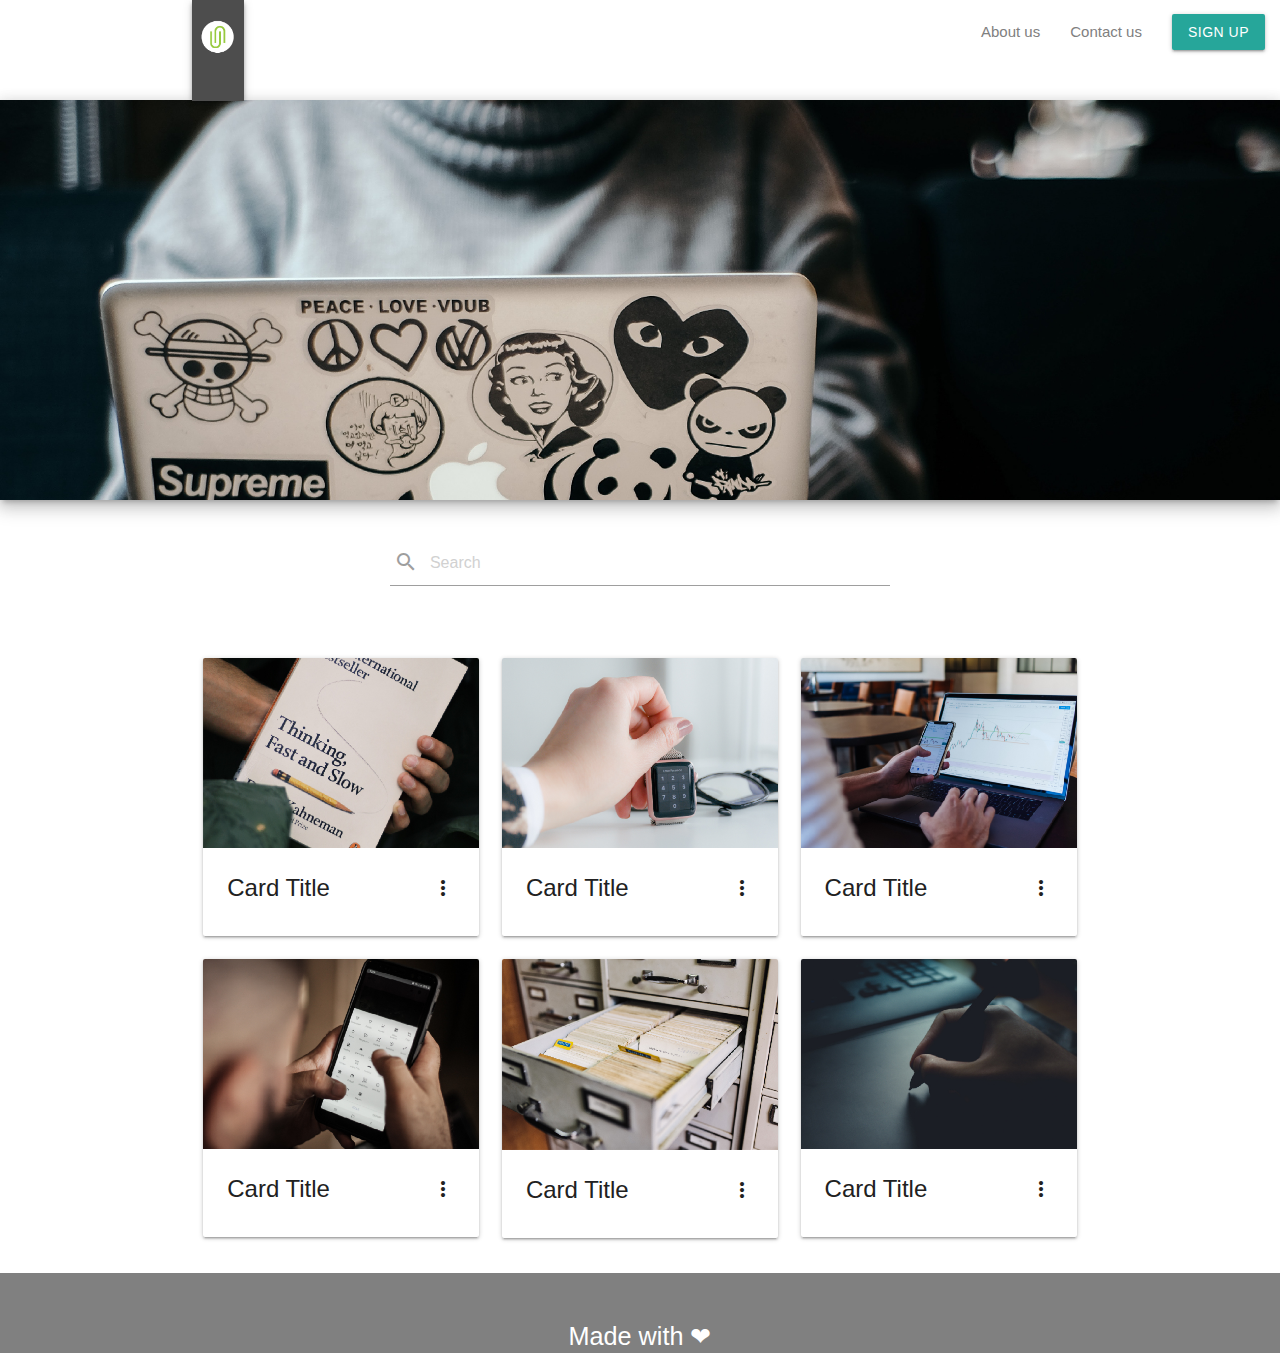
<file: index.html>
<!DOCTYPE html>
<html lang="en">
<head>
  <meta charset="UTF-8">
  <meta http-equiv="X-UA-Compatible" content="IE=edge">
  <meta name="viewport" content="width=device-width, initial-scale=1.0">
  <!-- CND Materialize -->
  <link rel="stylesheet" href="https://cdnjs.cloudflare.com/ajax/libs/materialize/1.0.0/css/materialize.min.css">
  <!-- Material icons and fonts -->
  <link href="https://fonts.googleapis.com/icon?family=Material+Icons" rel="stylesheet">
  <!-- CSS -->
  <link rel="stylesheet" href="css/main.css">
  <title>My blog</title>
</head>
<body>
  <header>
    <nav>
      <div class="nav-wrapper">
        <a href="index.html" class="brand-logo z-depth-2">
          <img src="assets/images/Logo.jpg" alt="logo del blog">
        </a>
        <a href="#" data-target="mobile-demo" class="right sidenav-trigger"><i class="material-icons">menu</i></a>
        <ul class="right hide-on-med-and-down">
          <li><a href="#">About us</a></li>
          <li><a href="#">Contact us</a></li>
          <li><a class="btn" href="signup.html">Sign up</a></li>
        </ul>
      </div>
    </nav>
    <ul class="sidenav" id="mobile-demo">
      <li><a href="#">About us</a></li>
      <li><a href="#">Contact us</a></li>
      <li><a class="btn" href="signup.html">Sign up</a></li>
    </ul>
    <section class="header-main z-depth-3"></section>
  </header>

  <main class="container">
    <section>
      <div class="section">
        <div class="row">
          <div class="col m7 input-field input--container">
            <input type="search" id="search" placeholder="Search">
            <label class="label-icon" for="search"><i class="material-icons">search</i></label>
            <i class="material-icons">close</i>
          </div>
        </div>
      </div>
    </section>
    <section>
      <div class="row">
        <article class="col s12 m6 l4">
          <div class="card">
            <div class="card-image waves-effect waves-block waves-light">
              <img class="activator" src="assets/images/card1.jpg" alt="imagen card">
            </div>
            <div class="card-content">
              <span class="card-title activator grey-text text-darken-4">Card Title<i class="material-icons right">more_vert</i></span>
            </div>
            <div class="card-reveal">
              <span class="card-title grey-text text-darken-4">Card Title<i class="material-icons right">close</i></span>
              <p>Here is some more information about this post that is only revealed once clicked on.</p>
              <p><a href="post.html">More</a></p>
            </div>
          </div>
        </article>
        <article class="col s12 m6 l4">
          <div class="card">
            <div class="card-image waves-effect waves-block waves-light">
              <img class="activator" src="assets/images/card2.jpg" alt="imagen card">
            </div>
            <div class="card-content">
              <span class="card-title activator grey-text text-darken-4">Card Title<i class="material-icons right">more_vert</i></span>
            </div>
            <div class="card-reveal">
              <span class="card-title grey-text text-darken-4">Card Title<i class="material-icons right">close</i></span>
              <p>Here is some more information about this post that is only revealed once clicked on.</p>
              <p><a href="post.html">More</a></p>
            </div>
          </div>
        </article>
        <article class="col s12 m6 l4">
          <div class="card">
            <div class="card-image waves-effect waves-block waves-light">
              <img class="activator" src="assets/images/card3.jpg" alt="imagen card">
            </div>
            <div class="card-content">
              <span class="card-title activator grey-text text-darken-4">Card Title<i class="material-icons right">more_vert</i></span>
            </div>
            <div class="card-reveal">
              <span class="card-title grey-text text-darken-4">Card Title<i class="material-icons right">close</i></span>
              <p>Here is some more information about this post that is only revealed once clicked on.</p>
              <p><a href="#">More</a></p>
            </div>
          </div>
        </article>
        <article class="col s12 m6 l4">
          <div class="card">
            <div class="card-image waves-effect waves-block waves-light">
              <img class="activator" src="assets/images/card4.jpg" alt="imagen card">
            </div>
            <div class="card-content">
              <span class="card-title activator grey-text text-darken-4">Card Title<i class="material-icons right">more_vert</i></span>
            </div>
            <div class="card-reveal">
              <span class="card-title grey-text text-darken-4">Card Title<i class="material-icons right">close</i></span>
              <p>Here is some more information about this post that is only revealed once clicked on.</p>
              <p><a href="#">More</a></p>
            </div>
          </div>
        </article>
        <article class="col s12 m6 l4">
          <div class="card">
            <div class="card-image waves-effect waves-block waves-light">
              <img class="activator" src="assets/images/card5.jpg" alt="imagen card">
            </div>
            <div class="card-content">
              <span class="card-title activator grey-text text-darken-4">Card Title<i class="material-icons right">more_vert</i></span>
            </div>
            <div class="card-reveal">
              <span class="card-title grey-text text-darken-4">Card Title<i class="material-icons right">close</i></span>
              <p>Here is some more information about this post that is only revealed once clicked on.</p>
              <p><a href="#">More</a></p>
            </div>
          </div>
        </article>
        <article class="col s12 m6 l4">
          <div class="card">
            <div class="card-image waves-effect waves-block waves-light">
              <img class="activator" src="assets/images/card6.jpg" alt="imagen card">
            </div>
            <div class="card-content">
              <span class="card-title activator grey-text text-darken-4">Card Title<i class="material-icons right">more_vert</i></span>
            </div>
            <div class="card-reveal">
              <span class="card-title grey-text text-darken-4">Card Title<i class="material-icons right">close</i></span>
              <p>Here is some more information about this post that is only revealed once clicked on.</p>
              <p><a href="#">More</a></p>
            </div>
          </div>
        </article>
      </div>
    </section>
  </main>

  <footer class="page-footer">
    <p class="flow-text center-align">Made with ❤</p>
  </footer>
  <!-- javascript -->
  <script src="https://cdnjs.cloudflare.com/ajax/libs/materialize/1.0.0/js/materialize.min.js"></script>
  <script src="js/app.js"></script>
</body>
</html>
</file>
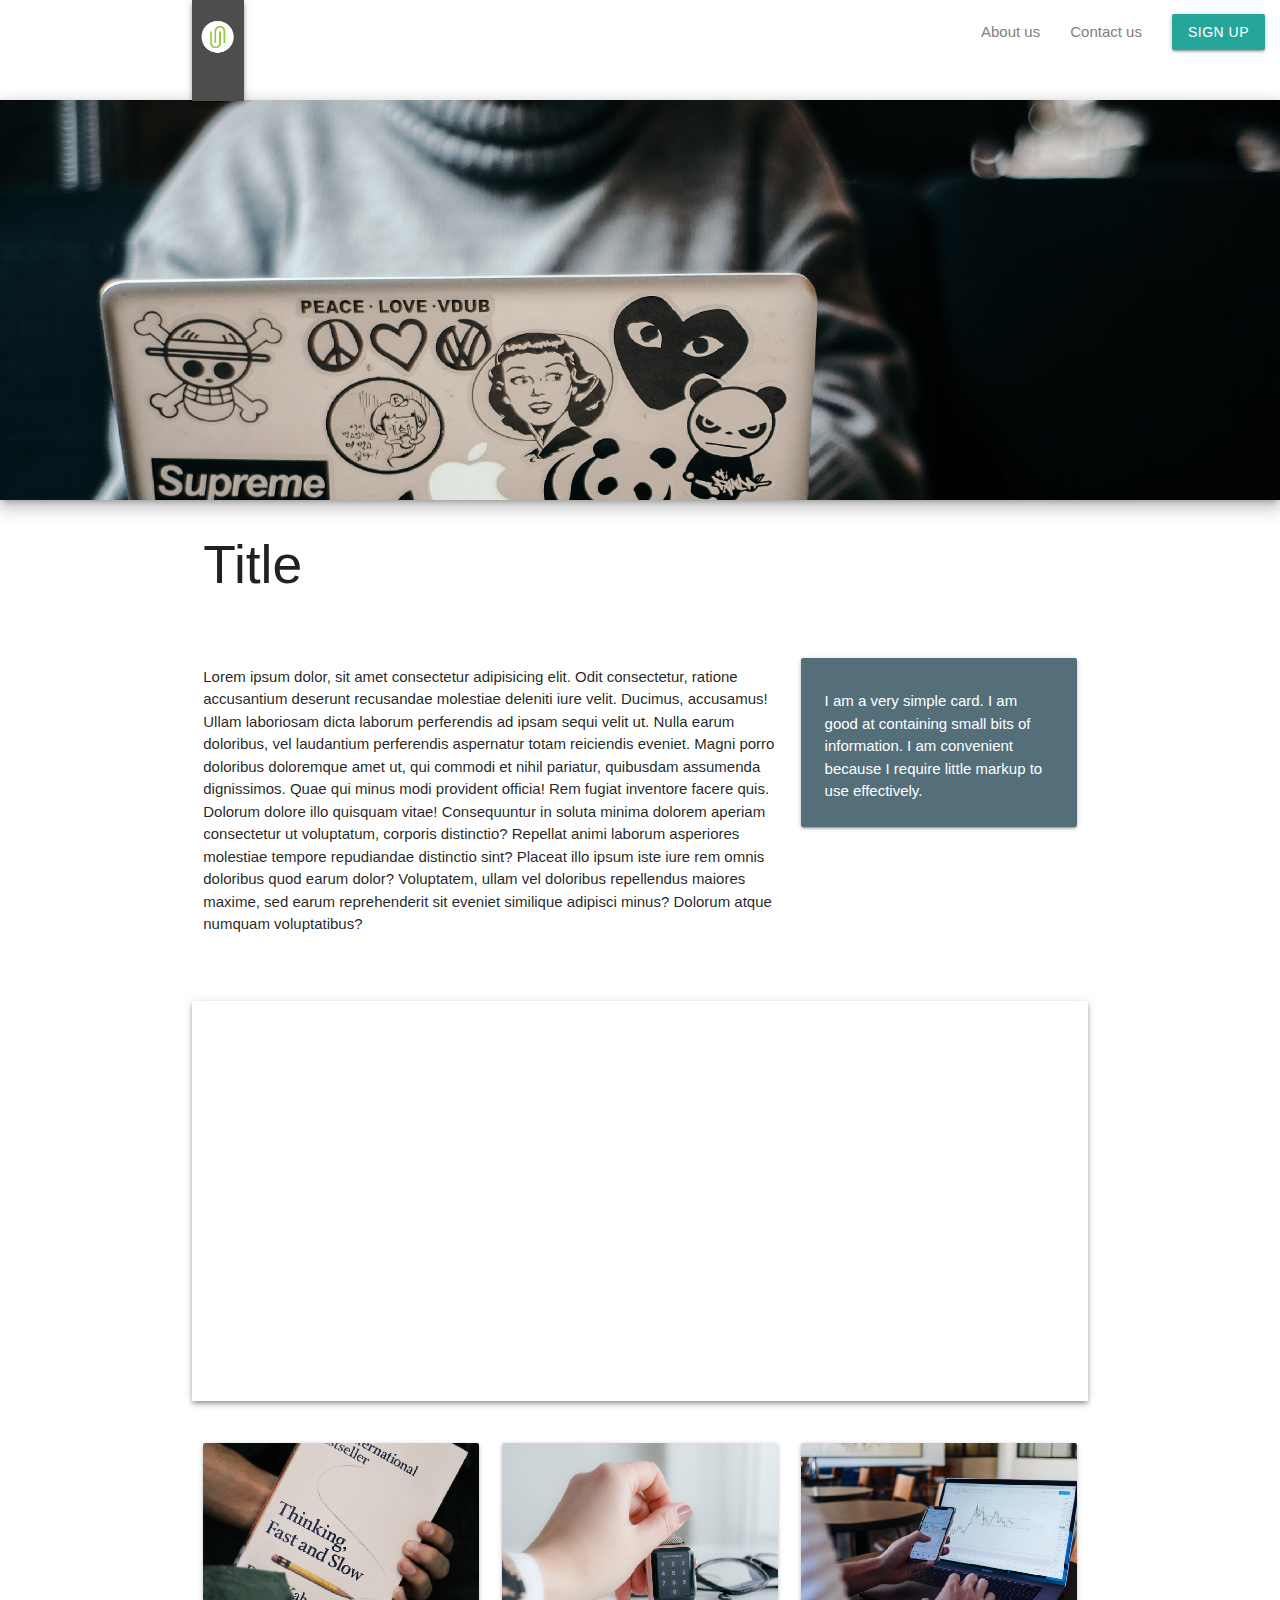
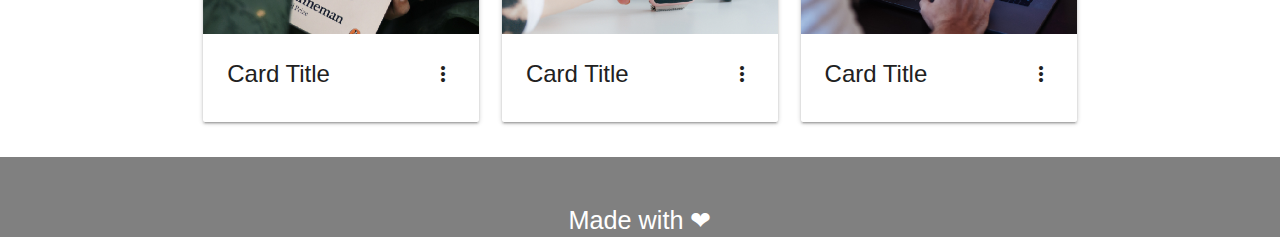
<file: post.html>
<!DOCTYPE html>
<html lang="en">
<head>
  <meta charset="UTF-8">
  <meta http-equiv="X-UA-Compatible" content="IE=edge">
  <meta name="viewport" content="width=device-width, initial-scale=1.0">
  <!-- CND Materialize -->
  <link rel="stylesheet" href="https://cdnjs.cloudflare.com/ajax/libs/materialize/1.0.0/css/materialize.min.css">
  <!-- Material icons and fonts -->
  <link href="https://fonts.googleapis.com/icon?family=Material+Icons" rel="stylesheet">
  <!-- CSS -->
  <link rel="stylesheet" href="css/main.css">
  <title>My blog</title>
</head>
<body>
  <header>
    <nav>
      <div class="nav-wrapper">
        <a href="index.html" class="brand-logo z-depth-2">
          <img src="assets/images/Logo.jpg" alt="logo del blog">
        </a>
        <a href="#" data-target="mobile-demo" class="right sidenav-trigger"><i class="material-icons">menu</i></a>
        <ul class="right hide-on-med-and-down">
          <li><a href="#">About us</a></li>
          <li><a href="#">Contact us</a></li>
          <li><a class="btn" href="signup.html">Sign up</a></li>
        </ul>
      </div>
    </nav>
    <ul class="sidenav" id="mobile-demo">
      <li><a href="#">About us</a></li>
      <li><a href="#">Contact us</a></li>
      <li><a class="btn" href="signup.html">Sign up</a></li>
    </ul>
    <section class="header-main z-depth-3"></section>
  </header>

  <main class="container">
    <section class="hide">
      <div class="section">
        <div class="row">
          <div class="col m7 input-field input--container">
            <input type="search" id="search" placeholder="Search">
            <label class="label-icon" for="search"><i class="material-icons">search</i></label>
            <i class="material-icons">close</i>
          </div>
        </div>
      </div>
    </section>
    <section>
      <div class="row">
        <div class="col s12">
          <h2>Title</h2>
        </div>
      </div>
    </section>
    <section class="section">
      <div class="row">
        <div class="col m8">
          <p>Lorem ipsum dolor, sit amet consectetur adipisicing elit. Odit consectetur, ratione accusantium deserunt recusandae molestiae deleniti iure velit. Ducimus, accusamus! Ullam laboriosam dicta laborum perferendis ad ipsam sequi velit ut.
          Nulla earum doloribus, vel laudantium perferendis aspernatur totam reiciendis eveniet. Magni porro doloribus doloremque amet ut, qui commodi et nihil pariatur, quibusdam assumenda dignissimos. Quae qui minus modi provident officia!
          Rem fugiat inventore facere quis. Dolorum dolore illo quisquam vitae! Consequuntur in soluta minima dolorem aperiam consectetur ut voluptatum, corporis distinctio? Repellat animi laborum asperiores molestiae tempore repudiandae distinctio sint?
          Placeat illo ipsum iste iure rem omnis doloribus quod earum dolor? Voluptatem, ullam vel doloribus repellendus maiores maxime, sed earum reprehenderit sit eveniet similique adipisci minus? Dolorum atque numquam voluptatibus?</p>
        </div>
        <div class="col m4">
          <div class="card blue-grey darken-1">
            <div class="card-content white-text">
              <span class="card-title"></span>
              <p>I am a very simple card. I am good at containing small bits of information. I am convenient because I require little markup to use effectively.</p>
            </div>
          </div>
        </div>
      </div>
    </section>
    <section class="section">
      <div class="row">
        <div class="post--img z-depth-2"></div>
      </div>
    </section>
    <section>
      <div class="row">
        <article class="col s12 m6 l4">
          <div class="card">
            <div class="card-image waves-effect waves-block waves-light">
              <img class="activator" src="assets/images/card1.jpg" alt="imagen card">
            </div>
            <div class="card-content">
              <span class="card-title activator grey-text text-darken-4">Card Title<i class="material-icons right">more_vert</i></span>
            </div>
            <div class="card-reveal">
              <span class="card-title grey-text text-darken-4">Card Title<i class="material-icons right">close</i></span>
              <p>Here is some more information about this post that is only revealed once clicked on.</p>
              <p><a href="post.html">More</a></p>
            </div>
          </div>
        </article>
        <article class="col s12 m6 l4">
          <div class="card">
            <div class="card-image waves-effect waves-block waves-light">
              <img class="activator" src="assets/images/card2.jpg" alt="imagen card">
            </div>
            <div class="card-content">
              <span class="card-title activator grey-text text-darken-4">Card Title<i class="material-icons right">more_vert</i></span>
            </div>
            <div class="card-reveal">
              <span class="card-title grey-text text-darken-4">Card Title<i class="material-icons right">close</i></span>
              <p>Here is some more information about this post that is only revealed once clicked on.</p>
              <p><a href="post.html">More</a></p>
            </div>
          </div>
        </article>
        <article class="col s12 m6 l4">
          <div class="card">
            <div class="card-image waves-effect waves-block waves-light">
              <img class="activator" src="assets/images/card3.jpg" alt="imagen card">
            </div>
            <div class="card-content">
              <span class="card-title activator grey-text text-darken-4">Card Title<i class="material-icons right">more_vert</i></span>
            </div>
            <div class="card-reveal">
              <span class="card-title grey-text text-darken-4">Card Title<i class="material-icons right">close</i></span>
              <p>Here is some more information about this post that is only revealed once clicked on.</p>
              <p><a href="#">More</a></p>
            </div>
          </div>
        </article>
      </div>
    </section>
  </main>

  <footer class="page-footer">
    <p class="flow-text center-align">Made with ❤</p>
  </footer>
  <!-- javascript -->
  <script src="https://cdnjs.cloudflare.com/ajax/libs/materialize/1.0.0/js/materialize.min.js"></script>
  <script src="js/app.js"></script>
</body>
</html>
</file>
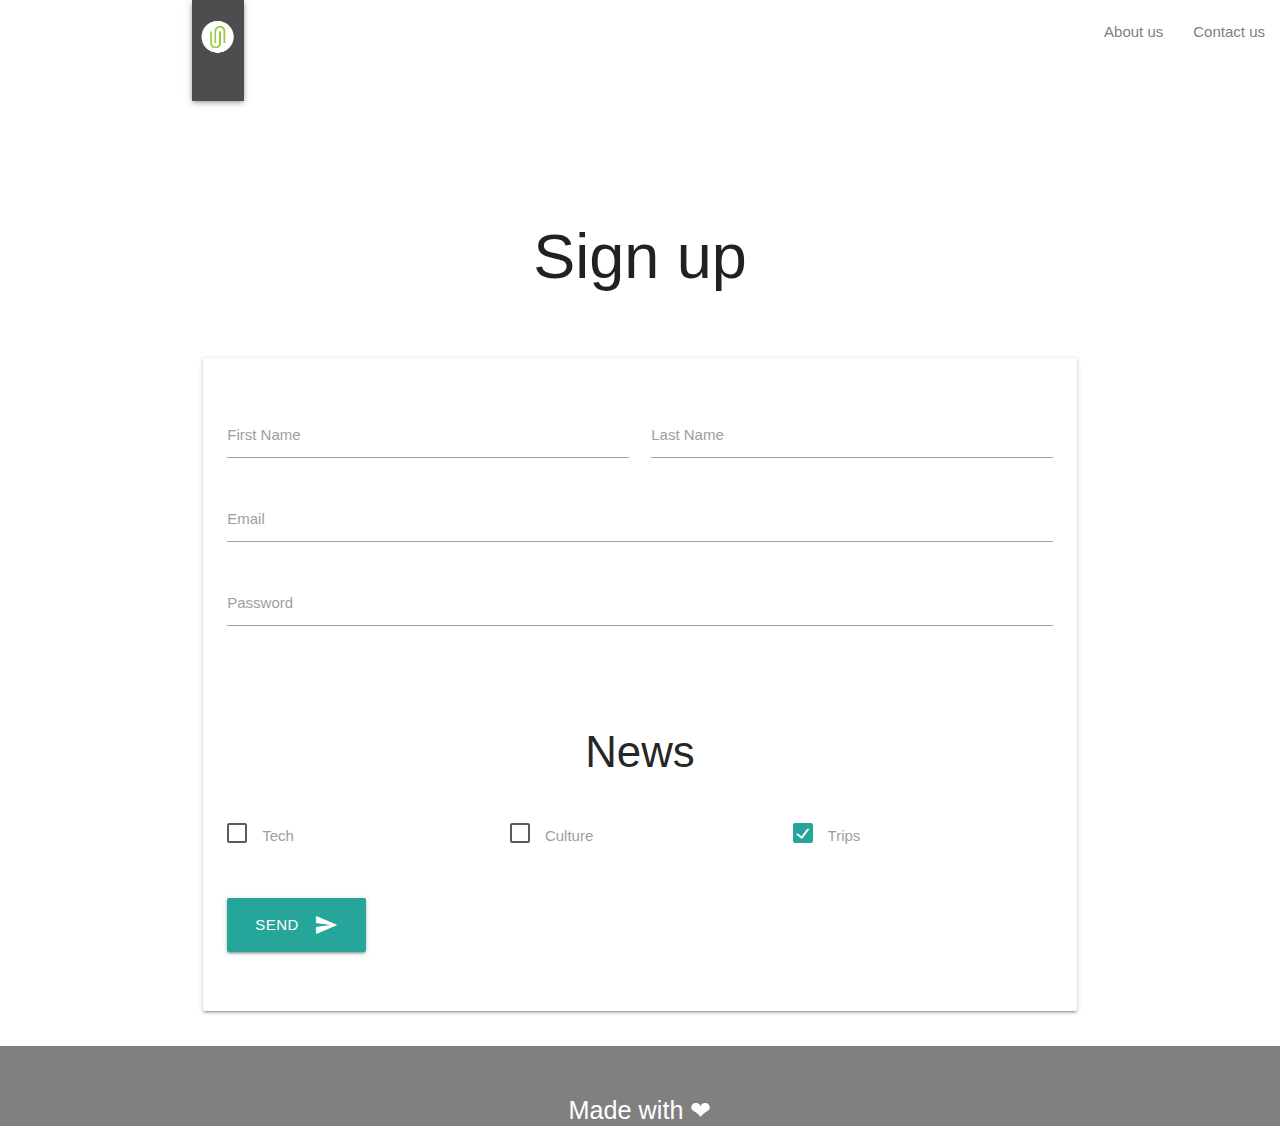
<file: signup.html>
<!DOCTYPE html>
<html lang="en">
<head>
  <meta charset="UTF-8">
  <meta http-equiv="X-UA-Compatible" content="IE=edge">
  <meta name="viewport" content="width=device-width, initial-scale=1.0">
  <!-- CND Materialize -->
  <link rel="stylesheet" href="https://cdnjs.cloudflare.com/ajax/libs/materialize/1.0.0/css/materialize.min.css">
  <!-- Material icons and fonts -->
  <link href="https://fonts.googleapis.com/icon?family=Material+Icons" rel="stylesheet">
  <!-- CSS -->
  <link rel="stylesheet" href="css/main.css">
  <title>My blog</title>
</head>
<body>
  <header class="header--signup">
    <nav>
      <div class="nav-wrapper">
        <a href="index.html" class="brand-logo z-depth-2">
          <img src="assets/images/Logo.jpg" alt="logo del blog">
        </a>
        <a href="#" data-target="mobile-demo" class="right sidenav-trigger"><i class="material-icons">menu</i></a>
        <ul class="right hide-on-med-and-down">
          <li><a href="#">About us</a></li>
          <li><a href="#">Contact us</a></li>
          <li><a class="btn hide" href="#">Sign up</a></li>
        </ul>
      </div>
    </nav>
    <ul class="sidenav" id="mobile-demo">
      <li><a href="#">About us</a></li>
      <li><a href="#">Contact us</a></li>
      <li><a class="btn" href="signup.html">Sign up</a></li>
    </ul>
    <section class="header-main z-depth-3 hide"></section>
    <section class="container">
      <div class="row regis--title">
        <div class="col s12">
          <h1 class="center-align">Sign up </h1>
        </div>
      </div>
    </section>
  </header>

  <main class="container">
    <div class="row">
      <div class="col s12">
        <div class="card-panel">
          <form action="">
            <div class="row section">
              <div class="input-field col s12 l6">
                <input type="text" id="first_name" class="validate">
                <label for="first_name">First Name</label>
              </div>
              <div class="input-field col s12 l6">
                <input type="text" id="last_name" class="validate">
                <label for="last_name">Last Name</label>
              </div>
              <div class="input-field col s12 16">
                <input type="email" id="email" class="validate">
                <label for="email" data-error="wrong" data-success="right">Email</label>
              </div>
              <div class="input-field col s12 16">
                <input type="password" id="password" class="validate">
                <label for="password">Password</label>
              </div>
            </div>
            <div class="section">
              <h3 class="center-align">News</h3>
            </div>
            <div class="section">
              <div class="row">
                <label class="col s12 m4">
                  <input type="checkbox" class="filled-in" />
                  <span>Tech</span>
                </label>
                <label class="col s12 m4">
                  <input type="checkbox" class="filled-in" />
                  <span>Culture</span>
                </label>
                <label class="col s12 m4">
                  <input type="checkbox" class="filled-in" checked="checked" />
                  <span>Trips</span>
                </label>
              </div>
            </div>
            <div class="section">
              <div class="row">
                <div class="col s12">
                  <button class="btn-large waves-effect waves-light center-align" type="submit" name="action">Send
                    <i class="material-icons right">send</i>
                  </button>
                </div>
              </div>
            </div>
          </form>
        </div>
      </div>
    </div>
  </main>

  <footer class="page-footer">
    <p class="flow-text center-align">Made with ❤</p>
  </footer>
  <!-- javascript -->
  <script src="https://cdnjs.cloudflare.com/ajax/libs/materialize/1.0.0/js/materialize.min.js"></script>
  <script src="js/app.js"></script>
</body>
</html>
</file>
<file: css/main.css>
body {
  margin: 0px;
  padding: 0px;
  box-sizing: border-box;
  display: flex;
  min-height: 100vh;
  flex-direction: column;
}

header {
  height: 500px;
}

header nav {
  height: 100px;
  background-color: white;
  box-shadow: none;
}

nav .brand-logo {
  height: 100px;
  left: 15%;
}

nav .brand-logo img {
  width: 52px;
}

nav .sidenav-trigger {
  color: gray;
}

header nav ul {
  height: 100px;
}

header ul a {
  color: gray;
}

.header-main {
  width: 100%;
  height: 400px;
  background-image: url('../assets/images/Banner.jpg');
  background-repeat: no-repeat;
  background-position: center;
  background-size: cover;
}

.input-field.input--container {
  height: 100px;
  float: none;
  display: flex;
  margin: 0 auto;
} 

.input-field > #search {
  margin-top: 25px;
  padding-left: 40px;
}

.input-field i {
  margin-top: 35px;
}

footer.page-footer { /* estilos personalizados, evitar problemas con los estilos de materialize*/
  height: 80px;
  background-color: gray;
  bottom: 0;
}

/* post.html */
.post--img {
  width: 100%;
  height: 400px;
  background-image: url('https://picsum.photos/1000/400');
  background-repeat: no-repeat;
  background-position: center;
  background-size: cover;
}

/* signup.html */
.regis--title {
  margin-top: 80px;
}

.header--signup {
  height: 350px;
}
</file>
